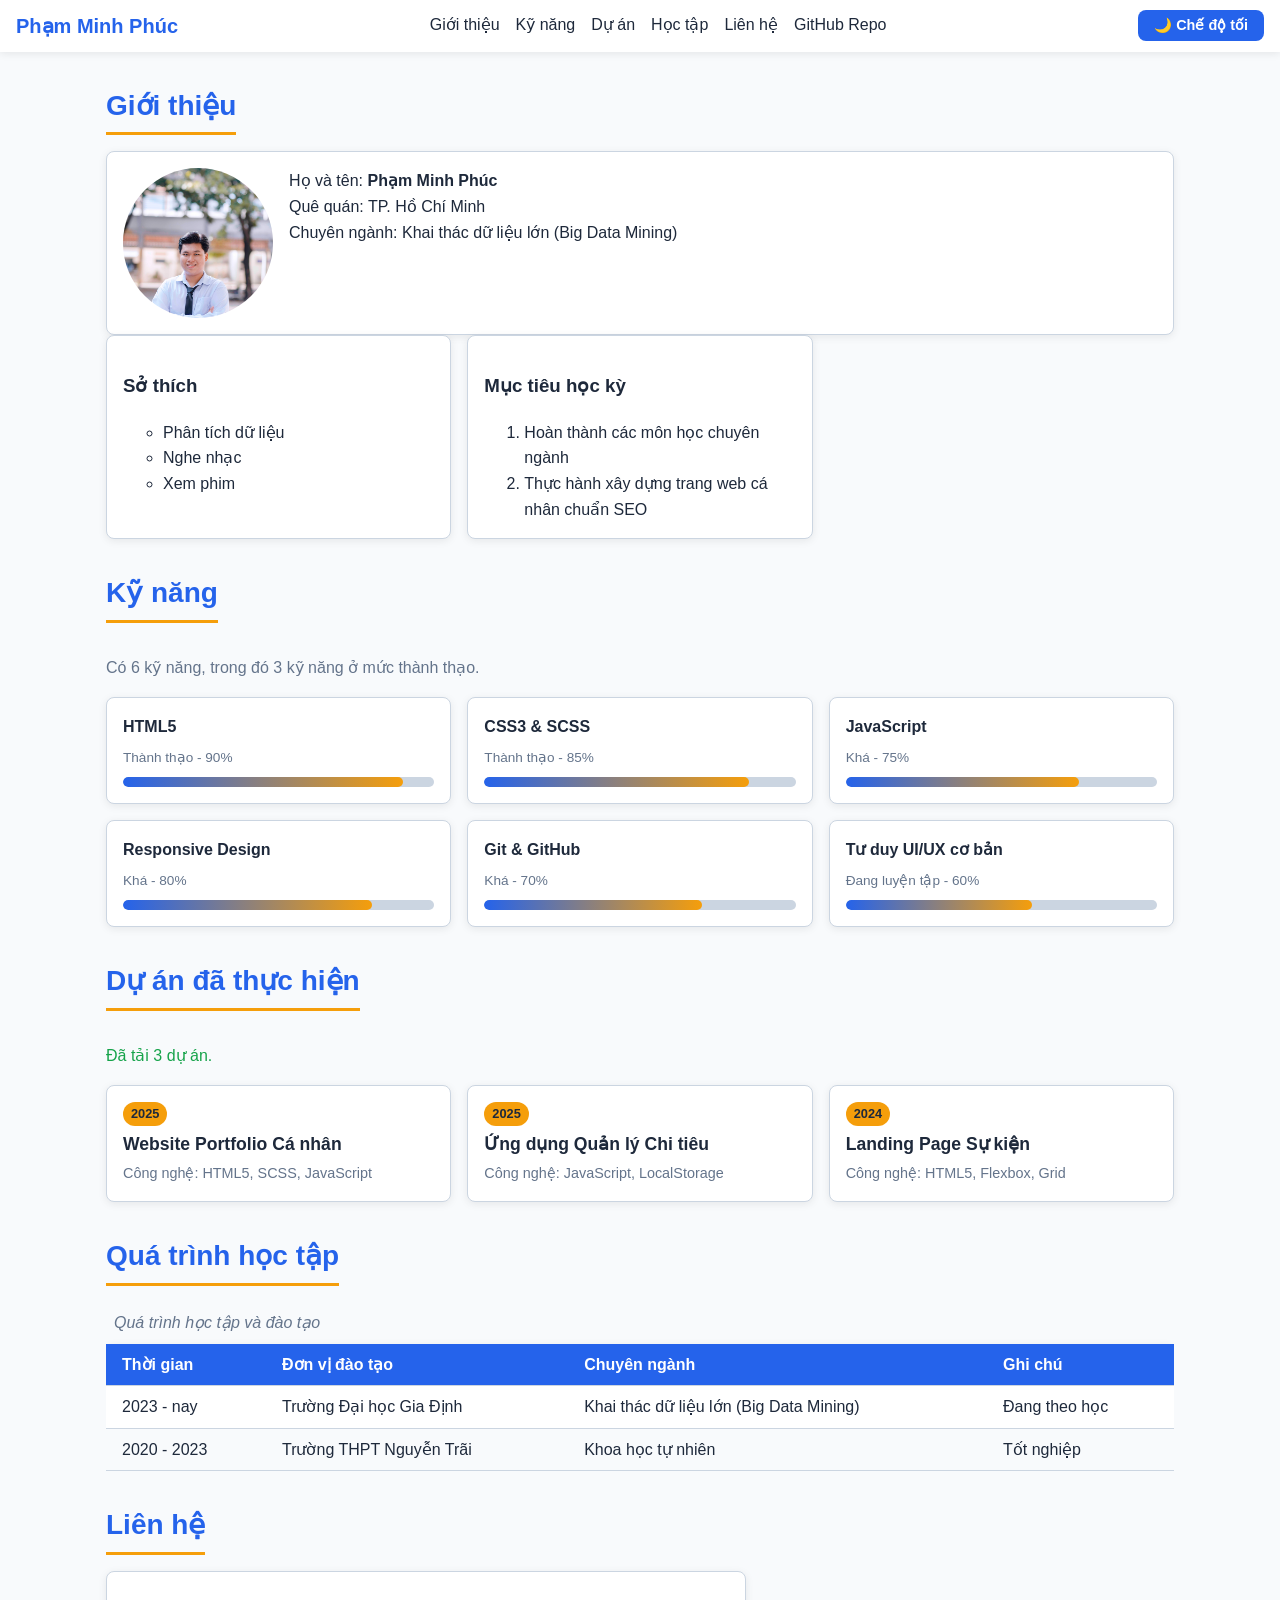
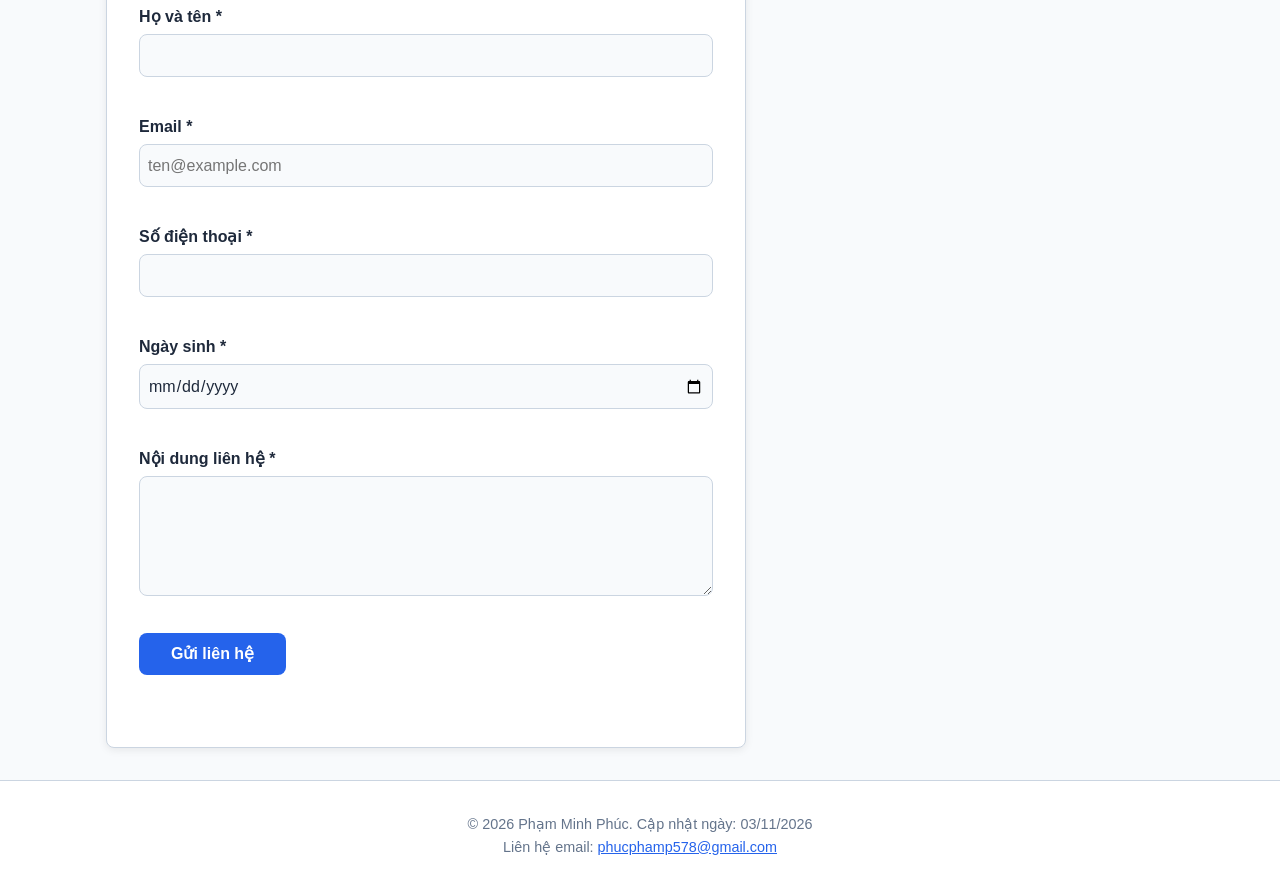
<file: index.html>
<!DOCTYPE html>
<html lang="vi">
<head>
  <meta charset="UTF-8">
  <meta name="viewport" content="width=device-width, initial-scale=1.0">
  <link rel="icon" href="data:,">

  <title>Trang chủ Phạm Minh Phúc - Sinh viên Big Data Mining</title>

  <meta name="description" content="Khám phá trang web cá nhân của Phạm Minh Phúc để tìm hiểu về lý lịch học tập, kỹ năng, các dự án Big Data Mining và thông tin liên hệ trực tiếp.">
  <meta property="og:title" content="Trang chủ Phạm Minh Phúc - Sinh viên Big Data Mining">
  <meta property="og:description" content="Khám phá trang web cá nhân của Phạm Minh Phúc để tìm hiểu về lý lịch học tập, kỹ năng, các dự án Big Data Mining và thông tin liên hệ trực tiếp.">
  <meta property="og:type" content="website">

  <link rel="stylesheet" href="css/style.css">
  <script src="js/script.js" defer></script>
</head>
<body>

  <header class="site-header">
    <nav class="navbar" aria-label="Điều hướng chính">
      <h1 class="navbar__brand">Phạm Minh Phúc</h1>
      <ul class="navbar__links">
        <li><a href="#about">Giới thiệu</a></li>
        <li><a href="#skills">Kỹ năng</a></li>
        <li><a href="#projects">Dự án</a></li>
        <li><a href="#education">Học tập</a></li>
        <li><a href="#contact">Liên hệ</a></li>
        <li><a href="https://github.com/PhcPh4m/my-website" target="_blank" rel="noopener">GitHub Repo</a></li>
      </ul>
      <button type="button" class="theme-toggle" id="theme-toggle" aria-pressed="false">🌙 Chế độ tối</button>
    </nav>
  </header>

  <main class="main-content">

    <section id="about" aria-labelledby="about-title">
      <h2 id="about-title">Giới thiệu</h2>
      <article class="card">
        <img src="avatar.jpg" alt="Chân dung cá nhân của Phạm Minh Phúc" width="150" height="150" loading="lazy">
        <p>
          Họ và tên: <strong>Phạm Minh Phúc</strong><br>
          Quê quán: TP. Hồ Chí Minh<br>
          Chuyên ngành: Khai thác dữ liệu lớn (Big Data Mining)
        </p>
      </article>

      <ul class="card-grid">
        <li>
          <h3>Sở thích</h3>
          <ul>
            <li>Phân tích dữ liệu</li>
            <li>Nghe nhạc</li>
            <li>Xem phim</li>
          </ul>
        </li>
        <li>
          <h3>Mục tiêu học kỳ</h3>
          <ol>
            <li>Hoàn thành các môn học chuyên ngành</li>
            <li>Thực hành xây dựng trang web cá nhân chuẩn SEO</li>
          </ol>
        </li>
      </ul>
    </section>

    <section id="skills" aria-labelledby="skills-title">
      <h2 id="skills-title">Kỹ năng</h2>
      <p id="skills-summary" class="status" role="status"></p>
      <ul class="card-grid" id="skills-list"></ul>
    </section>

    <section id="projects" aria-labelledby="projects-title">
      <h2 id="projects-title">Dự án đã thực hiện</h2>
      <p id="projects-status" class="status" role="status"></p>
      <ul class="card-grid" id="projects-list"></ul>
    </section>

    <section id="education" aria-labelledby="education-title">
      <h2 id="education-title">Quá trình học tập</h2>
      <div class="table-wrapper">
        <table class="data-table">
          <caption>Quá trình học tập và đào tạo</caption>
          <thead>
            <tr>
              <th scope="col">Thời gian</th>
              <th scope="col">Đơn vị đào tạo</th>
              <th scope="col">Chuyên ngành</th>
              <th scope="col">Ghi chú</th>
            </tr>
          </thead>
          <tbody>
            <tr>
              <td>2023 - nay</td>
              <td>Trường Đại học Gia Định</td>
              <td>Khai thác dữ liệu lớn (Big Data Mining)</td>
              <td>Đang theo học</td>
            </tr>
            <tr>
              <td>2020 - 2023</td>
              <td>Trường THPT Nguyễn Trãi</td>
              <td>Khoa học tự nhiên</td>
              <td>Tốt nghiệp</td>
            </tr>
          </tbody>
        </table>
      </div>
    </section>

    <section id="contact" aria-labelledby="contact-title">
      <h2 id="contact-title">Liên hệ</h2>
      <form class="contact-form" id="contact-form" novalidate>

        <div class="form-group">
          <label for="fullname">Họ và tên *</label>
          <input type="text" id="fullname" name="fullname" required
                 pattern="[A-Za-zÀ-ỹ ]{2,50}"
                 title="Chỉ gồm chữ cái, từ 2 đến 50 ký tự">
          <span class="field-error" id="fullname-error" aria-live="polite"></span>
        </div>

        <div class="form-group">
          <label for="email">Email *</label>
          <input type="email" id="email" name="email" required
                 placeholder="ten@example.com">
          <span class="field-error" id="email-error" aria-live="polite"></span>
        </div>

        <div class="form-group">
          <label for="phone">Số điện thoại *</label>
          <input type="tel" id="phone" name="phone" required
                 pattern="0[0-9]{9}"
                 title="Gồm 10 chữ số, bắt đầu bằng 0">
          <span class="field-error" id="phone-error" aria-live="polite"></span>
        </div>

        <div class="form-group">
          <label for="birthdate">Ngày sinh *</label>
          <input type="date" id="birthdate" name="birthdate" required>
          <span class="field-error" id="birthdate-error" aria-live="polite"></span>
        </div>

        <div class="form-group">
          <label for="message">Nội dung liên hệ *</label>
          <textarea id="message" name="message" rows="4" required minlength="10"></textarea>
          <span class="field-error" id="message-error" aria-live="polite"></span>
        </div>

        <button type="submit">Gửi liên hệ</button>
        <p id="form-message" class="form-message" role="status"></p>
      </form>
    </section>

  </main>

  <footer class="site-footer">
    <p>&copy; 2026 Phạm Minh Phúc. Cập nhật ngày: <time datetime="2026-11-03">03/11/2026</time></p>
    <p>Liên hệ email: <a href="mailto:phucphamp578@gmail.com">phucphamp578@gmail.com</a></p>
  </footer>

</body>
</html>
</file>
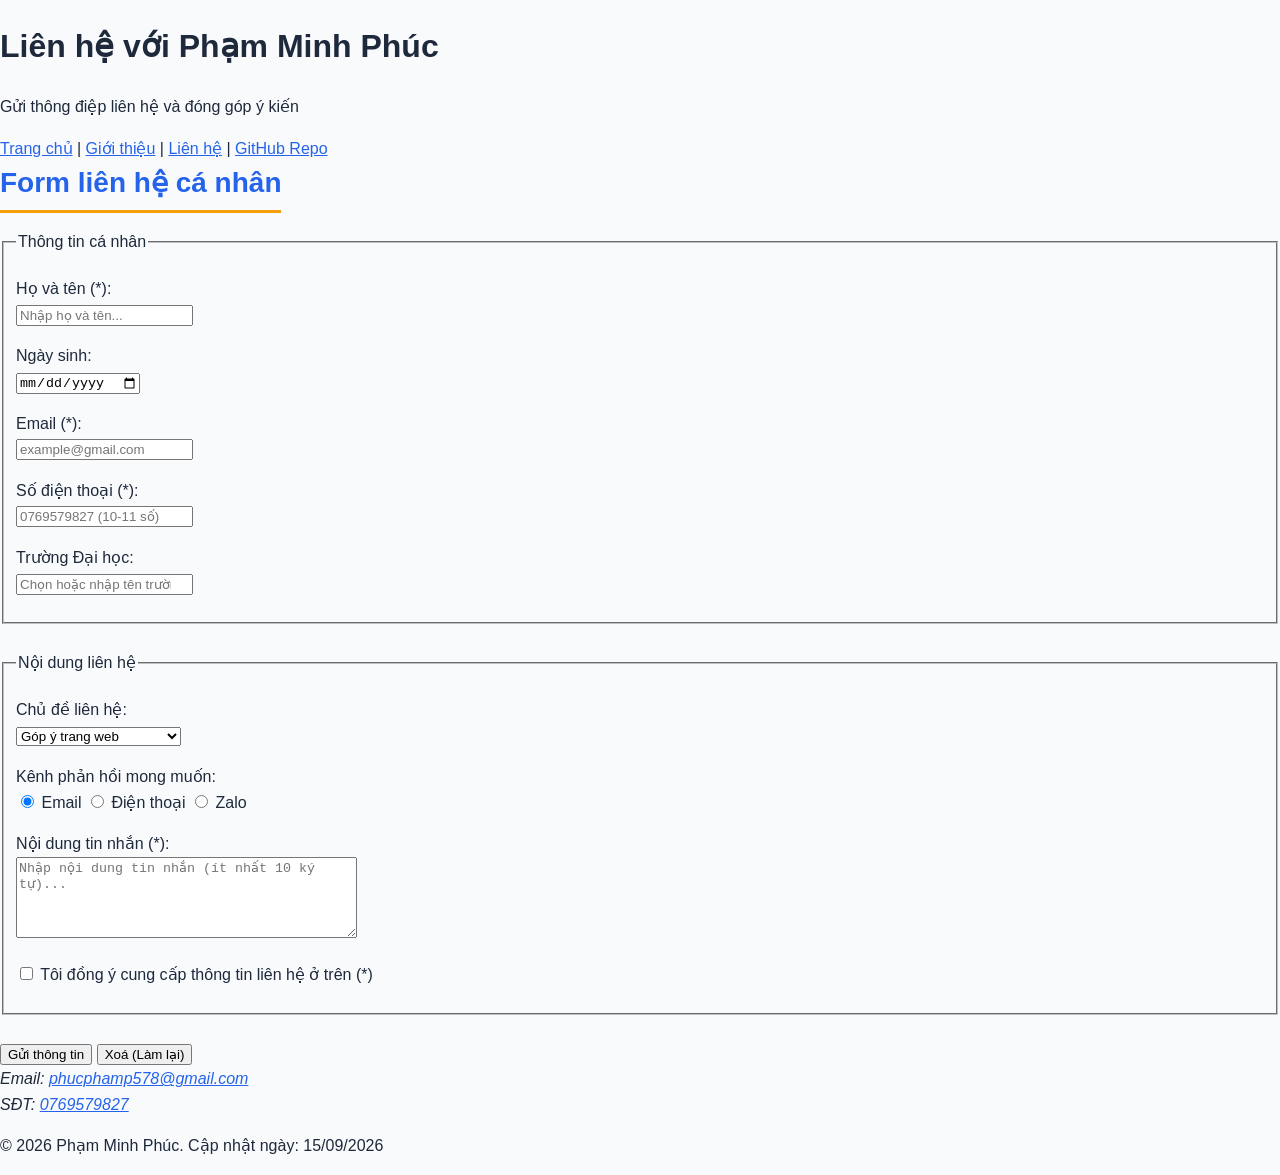
<file: contact.html>
<!DOCTYPE html>
<html lang="vi">
<head>
    <meta charset="UTF-8">
    <meta name="viewport" content="width=device-width, initial-scale=1.0">

    <link rel="preconnect" href="https://fonts.googleapis.com">
    <link rel="preconnect" href="https://fonts.gstatic.com" crossorigin>
    <link href="https://fonts.googleapis.com/css2?family=Inter:wght@400;500;600;700&display=swap" rel="stylesheet">

    <title>Liên hệ Phạm Minh Phúc – Gửi thông điệp & Đóng góp ý kiến</title>

    <meta name="description" content="Liên hệ trực tiếp với Phạm Minh Phúc qua biểu mẫu trực tuyến để trao đổi thông tin, hợp tác học tập hoặc gửi đóng góp ý kiến nhanh chóng.">
    <meta property="og:title" content="Liên hệ Phạm Minh Phúc – Gửi thông điệp & Đóng góp ý kiến">
    <meta property="og:description" content="Liên hệ trực tiếp với Phạm Minh Phúc qua biểu mẫu trực tuyến để trao đổi thông tin, hợp tác học tập hoặc gửi đóng góp ý kiến nhanh chóng.">
    <meta property="og:type" content="website">

    <link rel="stylesheet" href="css/style.css">
</head>
<body>

    <header>
        <h1>Liên hệ với Phạm Minh Phúc</h1>
        <p>Gửi thông điệp liên hệ và đóng góp ý kiến</p>

        <nav>
            <a href="index.html">Trang chủ</a> | 
            <a href="about.html">Giới thiệu</a> | 
            <a href="contact.html">Liên hệ</a> | 
            <a href="https://github.com/PhcPh4m/my-website" target="_blank" rel="noopener">GitHub Repo</a>
        </nav>
    </header>

    <main>
        <section>
            <h2>Form liên hệ cá nhân</h2>
            <form action="#" method="post">
                
                <fieldset>
                    <legend>Thông tin cá nhân</legend>
                    
                    <p>
                        <label for="fullname">Họ và tên (*):</label><br>
                        <input type="text" id="fullname" name="fullname" required minlength="2" placeholder="Nhập họ và tên...">
                    </p>

                    <p>
                        <label for="dob">Ngày sinh:</label><br>
                        <input type="date" id="dob" name="dob">
                    </p>

                    <p>
                        <label for="email">Email (*):</label><br>
                        <input type="email" id="email" name="email" required placeholder="example@gmail.com">
                    </p>

                    <p>
                        <label for="phone">Số điện thoại (*):</label><br>
                        <input type="tel" id="phone" name="phone" required pattern="[0-9]{10,11}" placeholder="0769579827 (10-11 số)">
                    </p>

                    <p>
                        <label for="university">Trường Đại học:</label><br>
                        <input type="text" id="university" name="university" list="uni-list" placeholder="Chọn hoặc nhập tên trường...">
                        <datalist id="uni-list">
                            <option value="Đại học Khoa học Tự nhiên - ĐHQG TP.HCM">
                            <option value="Đại học Công nghệ Thông tin - ĐHQG TP.HCM">
                            <option value="Đại học Sư phạm Kỹ thuật TP.HCM">
                            <option value="Đại học Bách Khoa - ĐHQG TP.HCM">
                        </datalist>
                    </p>
                </fieldset>

                <br>

                <fieldset>
                    <legend>Nội dung liên hệ</legend>

                    <p>
                        <label for="topic">Chủ đề liên hệ:</label><br>
                        <select id="topic" name="topic">
                            <option value="gopy">Góp ý trang web</option>
                            <option value="hoptac">Hợp tác học tập / Dự án</option>
                            <option value="khac">Cần hỗ trợ khác</option>
                        </select>
                    </p>

                    <p>
                        <label>Kênh phản hồi mong muốn:</label><br>
                        <input type="radio" id="contact_email" name="contact_method" value="email" checked>
                        <label for="contact_email">Email</label>

                        <input type="radio" id="contact_phone" name="contact_method" value="phone">
                        <label for="contact_phone">Điện thoại</label>

                        <input type="radio" id="contact_zalo" name="contact_method" value="zalo">
                        <label for="contact_zalo">Zalo</label>
                    </p>

                    <p>
                        <label for="message">Nội dung tin nhắn (*):</label><br>
                        <textarea id="message" name="message" rows="5" cols="40" required minlength="10" placeholder="Nhập nội dung tin nhắn (ít nhất 10 ký tự)..."></textarea>
                    </p>

                    <p>
                        <input type="checkbox" id="agree" name="agree" required>
                        <label for="agree">Tôi đồng ý cung cấp thông tin liên hệ ở trên (*)</label>
                    </p>
                </fieldset>

                <br>

                <div>
                    <button type="submit">Gửi thông tin</button>
                    <button type="reset">Xoá (Làm lại)</button>
                </div>

            </form>
        </section>
    </main>

    <footer>
        <address>
            Email: <a href="mailto:phucphamp578@gmail.com">phucphamp578@gmail.com</a><br>
            SĐT: <a href="tel:0769579827">0769579827</a>
        </address>
        <p>&copy; 2026 Phạm Minh Phúc. Cập nhật ngày: <time datetime="2026-09-15">15/09/2026</time></p>
    </footer>

</body>
</html>
</file>
<file: css/style.css>
*,
*::before,
*::after {
  box-sizing: border-box;
}

:root {
  --color-bg: #f8fafc;
  --color-surface: #ffffff;
  --color-text: #1e293b;
  --color-muted: #64748b;
  --color-border: #cbd5e1;
}

body.dark-theme {
  --color-bg: #0f172a;
  --color-surface: #1e293b;
  --color-text: #e2e8f0;
  --color-muted: #94a3b8;
  --color-border: #334155;
}

body {
  margin: 0;
  font-family: "Segoe UI", Roboto, Arial, sans-serif;
  line-height: 1.6;
  background-color: var(--color-bg);
  color: var(--color-text);
  transition: background-color 0.3s ease, color 0.3s ease;
}

img {
  display: block;
  max-width: 100%;
  height: auto;
}

a {
  color: #2563eb;
}

.site-header {
  position: sticky;
  top: 0;
  z-index: 10;
  background-color: var(--color-surface);
  box-shadow: 0 2px 8px rgba(0, 0, 0, 0.08);
}

.navbar {
  display: flex;
  flex-wrap: wrap;
  align-items: center;
  justify-content: space-between;
  gap: 0.5rem 1rem;
  padding: 0.5rem 1rem;
}

.navbar__brand {
  margin: 0;
  font-size: 1.25rem;
  font-weight: 700;
  color: #2563eb;
}

.navbar__links {
  order: 3;
  display: flex;
  flex-basis: 100%;
  flex-wrap: wrap;
  gap: 0.25rem 1rem;
  margin: 0;
  padding: 0;
  list-style: none;
}

.navbar__links a {
  display: inline-block;
  padding: 0.25rem 0;
  color: var(--color-text);
  text-decoration: none;
  border-bottom: 2px solid transparent;
  transition: color 0.2s ease, border-color 0.2s ease;
}

.navbar__links a:hover,
.navbar__links a:focus-visible {
  color: #2563eb;
  border-bottom-color: #2563eb;
}

@media (min-width: 768px) {
  .navbar {
    flex-wrap: nowrap;
  }

  .navbar__links {
    order: 0;
    flex-basis: auto;
    width: auto;
  }
}

.theme-toggle {
  display: inline-flex;
  align-items: center;
  justify-content: center;
  padding: 0.25rem 1rem;
  background-color: #2563eb;
  color: #fff;
  border: none;
  border-radius: 8px;
  font: inherit;
  font-weight: 600;
  cursor: pointer;
  transition: opacity 0.2s ease;
  font-size: 0.9rem;
}

.theme-toggle:hover {
  opacity: 0.85;
}

.theme-toggle:focus-visible {
  outline: 3px solid #f59e0b;
  outline-offset: 2px;
}

.main-content {
  display: flex;
  flex-direction: column;
  gap: 2rem;
  max-width: 1100px;
  margin: 0 auto;
  padding: 2rem 1rem;
}

section h2 {
  display: inline-block;
  margin: 0 0 1rem;
  padding-bottom: 0.25rem;
  font-size: 1.75rem;
  color: #2563eb;
  border-bottom: 3px solid #f59e0b;
}

.status {
  min-height: 1.5em;
  color: var(--color-muted);
}

.status.is-success {
  color: #16a34a;
}

.status.is-error {
  color: #dc2626;
}

.card {
  display: flex;
  flex-direction: column;
  align-items: center;
  gap: 1rem;
  padding: 1rem;
  text-align: center;
  background-color: var(--color-surface);
  border: 1px solid var(--color-border);
  border-radius: 8px;
  box-shadow: 0 2px 8px rgba(0, 0, 0, 0.08);
}

@media (min-width: 768px) {
  .card {
    flex-direction: row;
    align-items: flex-start;
    text-align: left;
  }
}

.card img {
  width: 150px;
  height: 150px;
  object-fit: cover;
  object-position: center top;
  border-radius: 50%;
  flex-shrink: 0;
}

.card p {
  margin: 0;
}

.card-grid {
  display: grid;
  grid-template-columns: 1fr;
  gap: 1rem;
  margin: 0;
  padding: 0;
  list-style: none;
}

.card-grid > li {
  background-color: var(--color-surface);
  border: 1px solid var(--color-border);
  border-radius: 8px;
  box-shadow: 0 2px 8px rgba(0, 0, 0, 0.08);
  padding: 1rem;
}

@media (min-width: 768px) {
  .card-grid {
    grid-template-columns: repeat(2, 1fr);
  }
}

@media (min-width: 1024px) {
  .card-grid {
    grid-template-columns: repeat(3, 1fr);
  }
}

.skill-item {
  display: flex;
  flex-direction: column;
  gap: 0.5rem;
}

.skill-name {
  margin: 0;
  font-weight: 600;
}

.skill-level {
  font-size: 0.85rem;
  color: var(--color-muted);
}

.skill-bar {
  height: 10px;
  overflow: hidden;
  background-color: var(--color-border);
  border-radius: 999px;
}

.skill-bar__fill {
  height: 100%;
  background: linear-gradient(90deg, #2563eb, #f59e0b);
  border-radius: inherit;
  transition: width 0.6s ease;
}

.project-item {
  display: flex;
  flex-direction: column;
  gap: 0.25rem;
}

.project-item h3 {
  margin: 0;
  font-size: 1.1rem;
}

.project-item p {
  margin: 0;
  font-size: 0.9rem;
  color: var(--color-muted);
}

.project-year {
  align-self: flex-start;
  padding: 2px 0.5rem;
  font-size: 0.8rem;
  font-weight: 600;
  color: #1e293b;
  background-color: #f59e0b;
  border-radius: 999px;
}

.table-wrapper {
  overflow-x: auto;
}

.data-table {
  width: 100%;
  min-width: 480px;
  border-collapse: collapse;
  background-color: var(--color-surface);
  border-radius: 8px;
  box-shadow: 0 2px 8px rgba(0, 0, 0, 0.08);
}

.data-table caption {
  padding: 0.5rem;
  font-style: italic;
  text-align: left;
  color: var(--color-muted);
}

.data-table th,
.data-table td {
  padding: 0.5rem 1rem;
  text-align: left;
  border-bottom: 1px solid var(--color-border);
}

.data-table th {
  color: #fff;
  background-color: #2563eb;
}

.data-table tbody tr:nth-child(even) {
  background-color: var(--color-bg);
}

.contact-form {
  display: flex;
  flex-direction: column;
  gap: 1rem;
  max-width: 640px;
  padding: 1rem;
  background-color: var(--color-surface);
  border: 1px solid var(--color-border);
  border-radius: 8px;
  box-shadow: 0 2px 8px rgba(0, 0, 0, 0.08);
}

@media (min-width: 768px) {
  .contact-form {
    padding: 2rem;
  }
}

.contact-form button[type="submit"] {
  display: inline-flex;
  align-items: center;
  justify-content: center;
  align-self: flex-start;
  padding: 0.5rem 2rem;
  background-color: #2563eb;
  color: #fff;
  border: none;
  border-radius: 8px;
  font: inherit;
  font-weight: 600;
  cursor: pointer;
  transition: opacity 0.2s ease;
}

.contact-form button[type="submit"]:hover {
  opacity: 0.85;
}

.contact-form button[type="submit"]:focus-visible {
  outline: 3px solid #f59e0b;
  outline-offset: 2px;
}

.form-group {
  display: flex;
  flex-direction: column;
  gap: 0.25rem;
}

.form-group label {
  font-weight: 600;
}

.form-group input,
.form-group textarea {
  width: 100%;
  padding: 0.5rem;
  font: inherit;
  color: var(--color-text);
  background-color: var(--color-bg);
  border: 1px solid var(--color-border);
  border-radius: 8px;
}

.form-group input:focus-visible,
.form-group textarea:focus-visible {
  outline: 2px solid #2563eb;
  outline-offset: 1px;
}

.form-group input.is-invalid,
.form-group textarea.is-invalid {
  border-color: #dc2626;
}

.field-error {
  min-height: 1.2em;
  font-size: 0.875rem;
  color: #dc2626;
}

.form-message {
  min-height: 1.5em;
  margin: 0;
  font-weight: 600;
}

.form-message.is-success {
  color: #16a34a;
}

.form-message.is-error {
  color: #dc2626;
}

.site-footer {
  padding: 2rem 1rem;
  font-size: 0.9rem;
  text-align: center;
  color: var(--color-muted);
  background-color: var(--color-surface);
  border-top: 1px solid var(--color-border);
}

.site-footer p {
  margin: 0;
}
</file>
